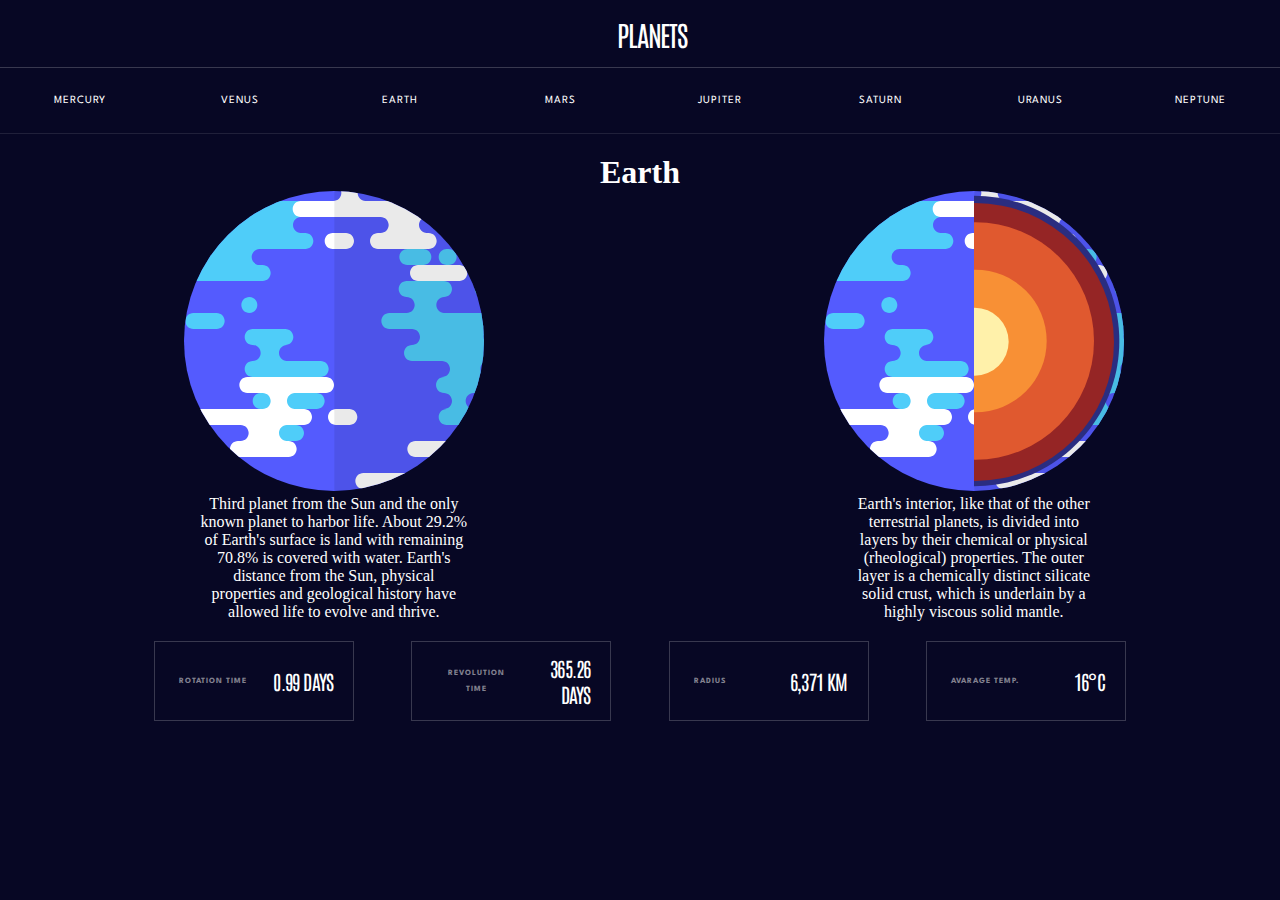
<file: planets/index.html>
<!DOCTYPE html>
<html lang="en">
  <head>
    <meta charset="UTF-8" />
    <meta http-equiv="X-UA-Compatible" content="IE=edge" />
    <meta name="viewport" content="width=device-width, initial-scale=1.0" />
    <link rel="icon" href="data:;base64,iVBORw0KGgo=" />
    <link rel="stylesheet" href="/styles/style.css" />
    <title>Earth</title>
    <script src="/script.js" defer></script>
    <script src="https://ajax.googleapis.com/ajax/libs/jquery/3.5.1/jquery.min.js"></script>
  </head>

  <body>
    <header>
      <nav>
        <div class="nav-wrap">
          <div class="logo">
            <h4>PLANETS</h4>
          </div>
          <div class="burger">
            <img src="/planets/assets/icon-hamburger.svg" id="burger" />
          </div>
        </div>
        <ul class="menu display-none">
          <li id="mercury">
            <a href="/planets/mercury.html">mercury</a>
          </li>
          <li id="venus">
            <a href="/planets/venus.html">Venus</a>
          </li>
          <li id="earth">
            <a href="/planets/earth.html">earth</a>
          </li>
          <li id="mars">
            <a href="/planets/mars.html">mars</a>
          </li>
          <li id="jupiter">
            <a href="/planets/jupiter.html">jupiter</a>
          </li>
          <li id="saturn">
            <a href="/planets/saturn.html">saturn</a>
          </li>
          <li id="uranus"><a href="/planets/uranus.html">uranus</a></li>
          <li id="neptune"><a href="/planets/neptune.html">neptune</a></li>
        </ul>
      </nav>
    </header>
    <main>
      <h1 class="heading"></h1>
      <div class="content-container"> 
        <div>
        <div class="planetImage"></div>
        <div class="content"></div>
      </div>

      <div>
        <div class="planetImageInternal"></div>
        <div class="contentInternal"></div>
      </div>
    </div>

      <section class="info-container">
        <div class="info">
          <p>rotation time</p>
          <span id="rotation"></span>
        </div>
        <div class="info">
          <p>revolution time</p>
          <span id="revolution"></span>
        </div>
        <div class="info">
          <p>radius</p>
          <span id="radius"></span>
        </div>
        <div class="info">
          <p>avarage temp.</p>
          <span id="temp"></span>
        </div>
      </div>
      </section>

    </main>
  </body>
</html>
</file>
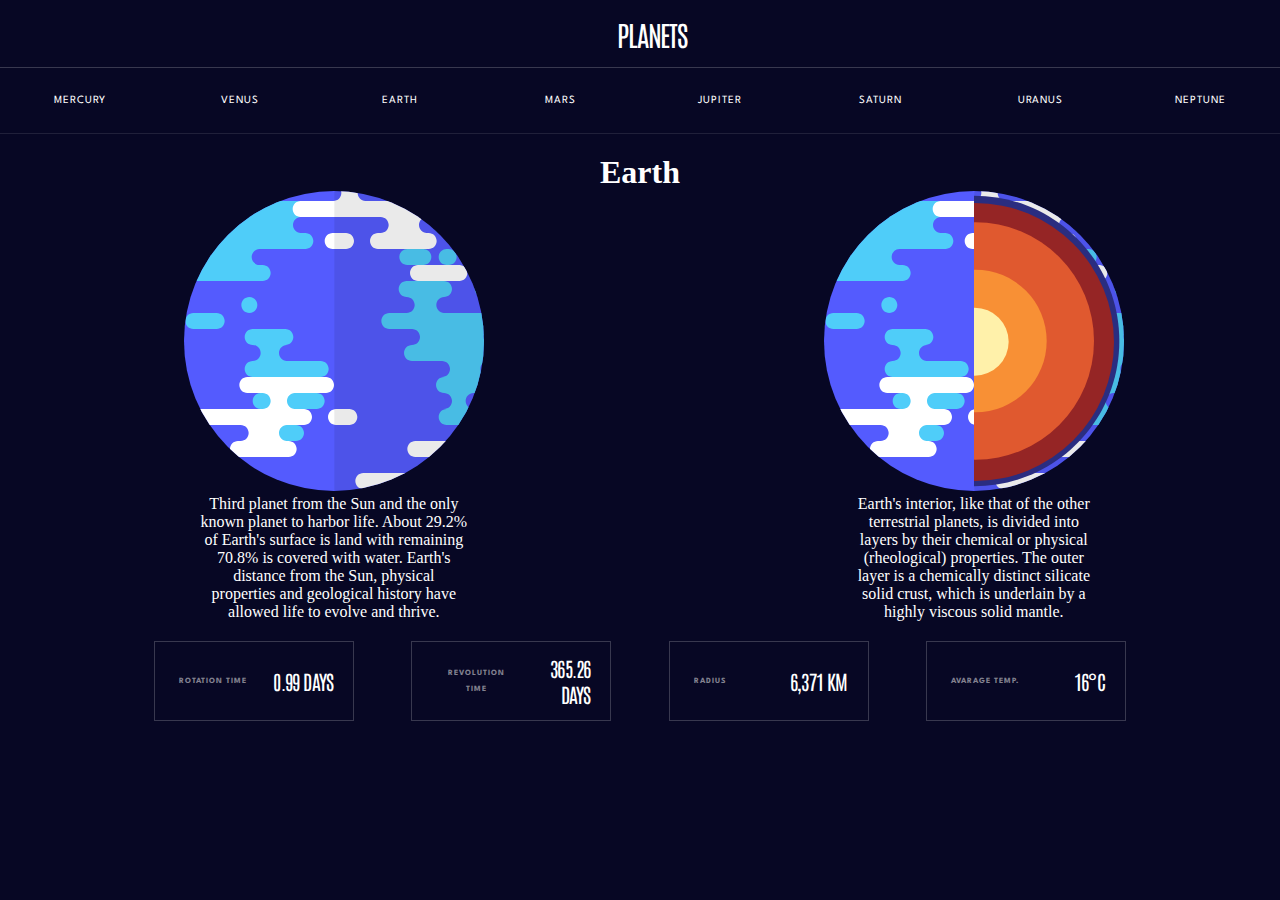
<file: planets/earth.html>
<!DOCTYPE html>
<html lang="en">
  <head>
    <meta charset="UTF-8" />
    <meta http-equiv="X-UA-Compatible" content="IE=edge" />
    <meta name="viewport" content="width=device-width, initial-scale=1.0" />
    <link rel="icon" href="data:;base64,iVBORw0KGgo=" />
    <link rel="stylesheet" href="/styles/style.css" />
    <title>Earth</title>
    <script src="/script.js" defer></script>
    <script src="https://ajax.googleapis.com/ajax/libs/jquery/3.5.1/jquery.min.js"></script>
  </head>
  <body>
    <header>
      <nav>
        <div class="nav-wrap">
          <div class="logo">
            <h4>PLANETS</h4>
          </div>
          <div class="burger">
            <img src="/planets/assets/icon-hamburger.svg" id="burger" />
          </div>
        </div>
        <ul class="menu display-none">
          <li id="mercury">
            <a href="/planets/mercury.html">mercury</a>
          </li>
          <li id="venus">
            <a href="/planets/venus.html">Venus</a>
          </li>
          <li id="earth">
            <a href="/planets/earth.html">earth</a>
          </li>
          <li id="mars">
            <a href="/planets/mars.html">mars</a>
          </li>
          <li id="jupiter">
            <a href="/planets/jupiter.html">jupiter</a>
          </li>
          <li id="saturn">
            <a href="/planets/saturn.html">saturn</a>
          </li>
          <li id="uranus"><a href="/planets/uranus.html">uranus</a></li>
          <li id="neptune"><a href="/planets/neptune.html">neptune</a></li>
        </ul>
      </nav>
    </header>
    <main>
      <h1 class="heading"></h1>
      <div class="content-container"> 
        <div>
        <div class="planetImage"></div>
        <div class="content"></div>
      </div>

      <div>
        <div class="planetImageInternal"></div>
        <div class="contentInternal"></div>
      </div>
    </div>
     
      <section class="info-container">
        <div class="info">
          <p>rotation time</p>
          <span id="rotation"></span>
        </div>
        <div class="info">
          <p>revolution time</p>
          <span id="revolution"></span>
        </div>
        <div class="info">
          <p>radius</p>
          <span id="radius"></span>
        </div>
        <div class="info">
          <p>avarage temp.</p>
          <span id="temp"></span>
        </div>
      </div>
      </section>

    </main>
  </body>
</html>
</file>
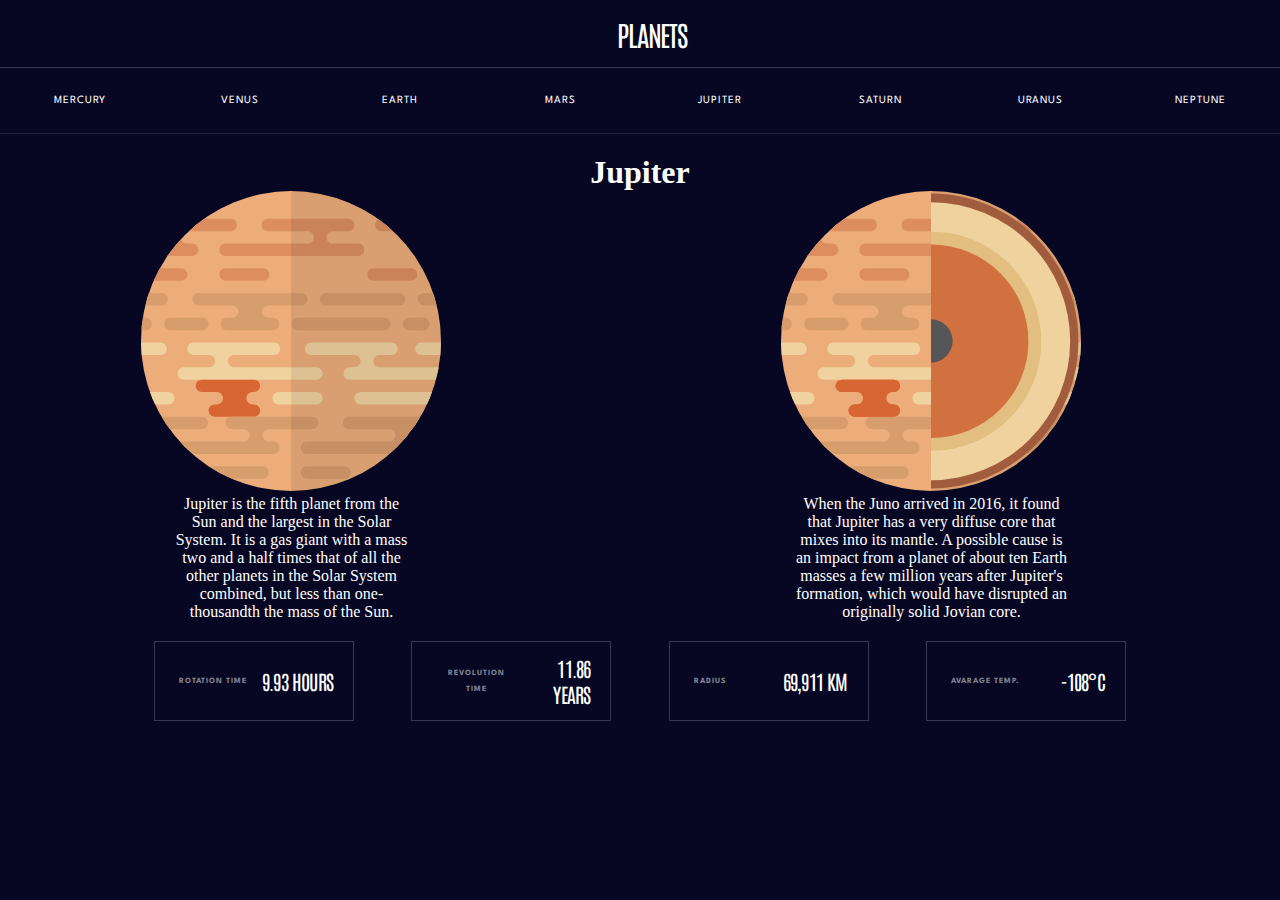
<file: planets/jupiter.html>
<!DOCTYPE html>
<html lang="en">
  <head>
    <meta charset="UTF-8" />
    <meta http-equiv="X-UA-Compatible" content="IE=edge" />
    <meta name="viewport" content="width=device-width, initial-scale=1.0" />
    <link rel="icon" href="data:;base64,iVBORw0KGgo=" />
    <link rel="stylesheet" href="/styles/style.css" />
    <title>Jupiter</title>
    <script src="/script.js" defer></script>
    <script src="https://ajax.googleapis.com/ajax/libs/jquery/3.5.1/jquery.min.js"></script>
  </head>
  <body>
    <header>
      <nav>
        <div class="nav-wrap">
          <div class="logo">
            <h4>PLANETS</h4>
          </div>
          <div class="burger">
            <img src="/planets/assets/icon-hamburger.svg" id="burger" />
          </div>
        </div>
        <ul class="menu display-none">
          <li id="mercury">
            <a href="/planets/mercury.html">mercury</a>
          </li>
          <li id="venus">
            <a href="/planets/venus.html">Venus</a>
          </li>
          <li id="earth">
            <a href="/planets/earth.html">earth</a>
          </li>
          <li id="mars">
            <a href="/planets/mars.html">mars</a>
          </li>
          <li id="jupiter">
            <a href="/planets/jupiter.html">jupiter</a>
          </li>
          <li id="saturn">
            <a href="/planets/saturn.html">saturn</a>
          </li>
          <li id="uranus"><a href="/planets/uranus.html">uranus</a></li>
          <li id="neptune"><a href="/planets/neptune.html">neptune</a></li>
        </ul>
      </nav>
    </header>
    <main>
      <h1 class="heading"></h1>
      <div class="content-container"> 
        <div>
        <div class="planetImage"></div>
        <div class="content"></div>
      </div>

      <div>
        <div class="planetImageInternal"></div>
        <div class="contentInternal"></div>
      </div>
    </div>
     
      <section class="info-container">
        <div class="info">
          <p>rotation time</p>
          <span id="rotation"></span>
        </div>
        <div class="info">
          <p>revolution time</p>
          <span id="revolution"></span>
        </div>
        <div class="info">
          <p>radius</p>
          <span id="radius"></span>
        </div>
        <div class="info">
          <p>avarage temp.</p>
          <span id="temp"></span>
        </div>
      </div>
      </section>

    </main>
  </body>
</html>
</file>
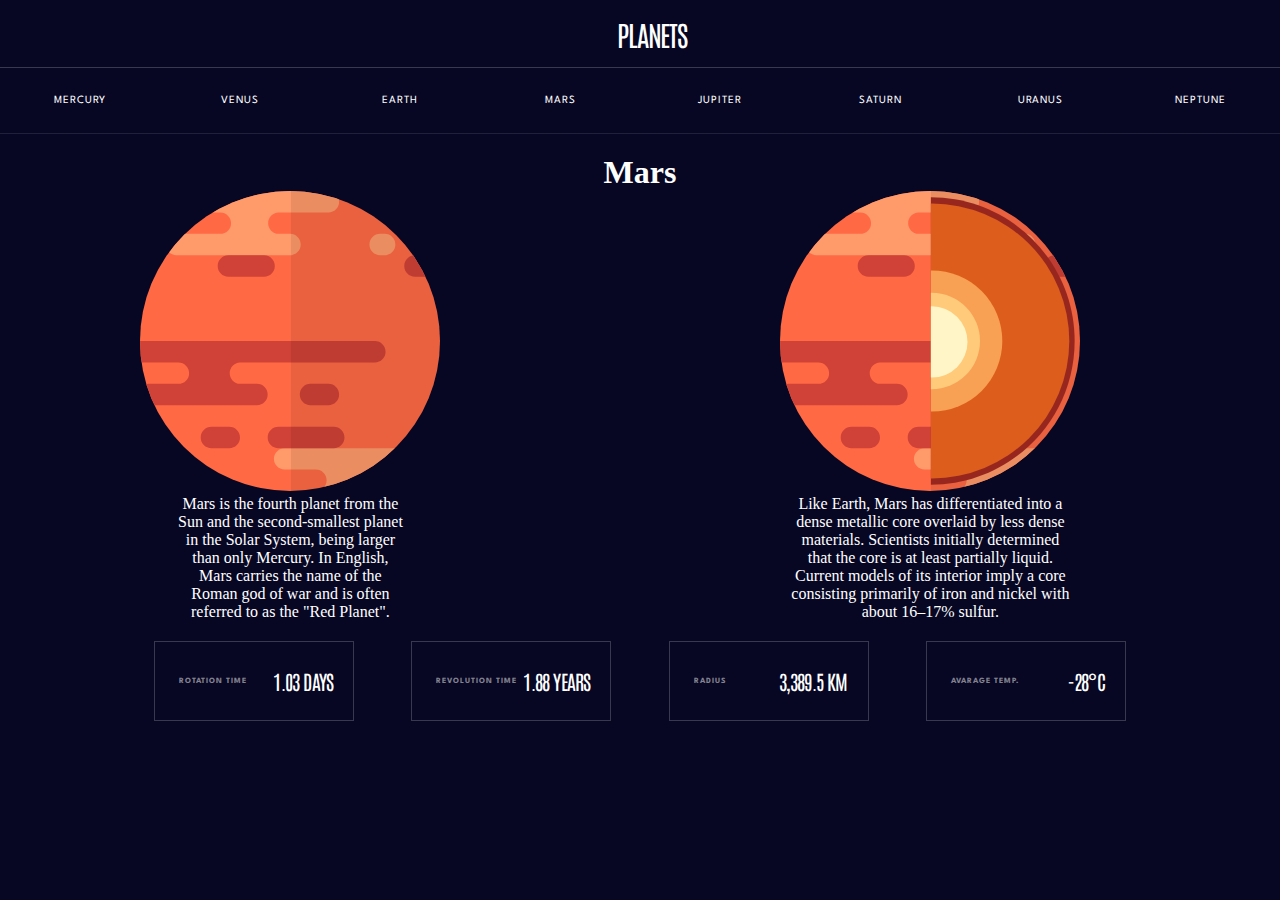
<file: planets/mars.html>
<!DOCTYPE html>
<html lang="en">
  <head>
    <meta charset="UTF-8" />
    <meta http-equiv="X-UA-Compatible" content="IE=edge" />
    <meta name="viewport" content="width=device-width, initial-scale=1.0" />
    <link rel="icon" href="data:;base64,iVBORw0KGgo=" />
    <link rel="stylesheet" href="/styles/style.css" />
    <title>Mars</title>
    <script src="/script.js" defer></script>
    <script src="https://ajax.googleapis.com/ajax/libs/jquery/3.5.1/jquery.min.js"></script>
  </head>
  <body>
    <header>
      <nav>
        <div class="nav-wrap">
          <div class="logo">
            <h4>PLANETS</h4>
          </div>
          <div class="burger">
            <img src="/planets/assets/icon-hamburger.svg" id="burger" />
          </div>
        </div>
        <ul class="menu display-none">
          <li id="mercury">
            <a href="/planets/mercury.html">mercury</a>
          </li>
          <li id="venus">
            <a href="/planets/venus.html">Venus</a>
          </li>
          <li id="earth">
            <a href="/planets/earth.html">earth</a>
          </li>
          <li id="mars">
            <a href="/planets/mars.html">mars</a>
          </li>
          <li id="jupiter">
            <a href="/planets/jupiter.html">jupiter</a>
          </li>
          <li id="saturn">
            <a href="/planets/saturn.html">saturn</a>
          </li>
          <li id="uranus"><a href="/planets/uranus.html">uranus</a></li>
          <li id="neptune"><a href="/planets/neptune.html">neptune</a></li>
        </ul>
      </nav>
    </header>
    <main>
      <h1 class="heading"></h1>
      <div class="content-container"> 
        <div>
        <div class="planetImage"></div>
        <div class="content"></div>
      </div>

      <div>
        <div class="planetImageInternal"></div>
        <div class="contentInternal"></div>
      </div>
    </div>
     
      <section class="info-container">
        <div class="info">
          <p>rotation time</p>
          <span id="rotation"></span>
        </div>
        <div class="info">
          <p>revolution time</p>
          <span id="revolution"></span>
        </div>
        <div class="info">
          <p>radius</p>
          <span id="radius"></span>
        </div>
        <div class="info">
          <p>avarage temp.</p>
          <span id="temp"></span>
        </div>
      </div>
      </section>

    </main>
  </body>
</html>
</file>
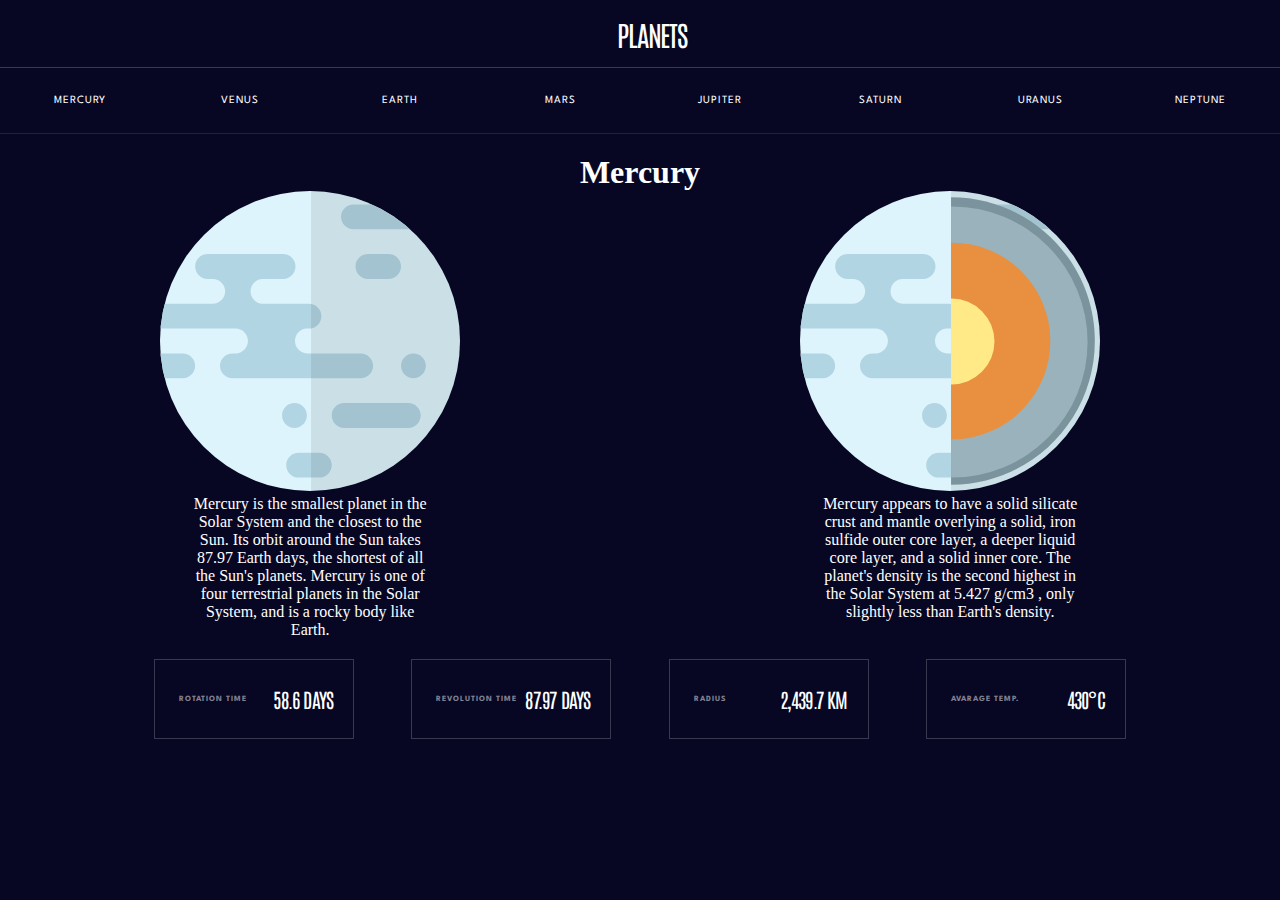
<file: planets/mercury.html>
<!DOCTYPE html>
<html lang="en">
  <head>
    <meta charset="UTF-8" />
    <meta http-equiv="X-UA-Compatible" content="IE=edge" />
    <meta name="viewport" content="width=device-width, initial-scale=1.0" />
    <link rel="icon" href="data:;base64,iVBORw0KGgo=" />
    <link rel="stylesheet" href="/styles/style.css" />
    <title>Mercury</title>
    <script src="/script.js" defer></script>
    <script src="https://ajax.googleapis.com/ajax/libs/jquery/3.5.1/jquery.min.js"></script>
  </head>
  <body>
    <header>
      <nav>
        <div class="nav-wrap">
          <div class="logo">
            <h4>PLANETS</h4>
          </div>
          <div class="burger">
            <img src="/planets/assets/icon-hamburger.svg" id="burger" />
          </div>
        </div>
        <ul class="menu display-none">
          <li id="mercury">
            <a href="/planets/mercury.html">mercury</a>
          </li>
          <li id="venus">
            <a href="/planets/venus.html">Venus</a>
          </li>
          <li id="earth">
            <a href="/planets/earth.html">earth</a>
          </li>
          <li id="mars">
            <a href="/planets/mars.html">mars</a>
          </li>
          <li id="jupiter">
            <a href="/planets/jupiter.html">jupiter</a>
          </li>
          <li id="saturn">
            <a href="/planets/saturn.html">saturn</a>
          </li>
          <li id="uranus"><a href="/planets/uranus.html">uranus</a></li>
          <li id="neptune"><a href="/planets/neptune.html">neptune</a></li>
        </ul>
      </nav>
    </header>
    <main>
      <h1 class="heading"></h1>
      <div class="content-container"> 
        <div>
        <div class="planetImage"></div>
        <div class="content"></div>
      </div>

      <div>
        <div class="planetImageInternal"></div>
        <div class="contentInternal"></div>
      </div>
    </div>
     
      <section class="info-container">
        <div class="info">
          <p>rotation time</p>
          <span id="rotation"></span>
        </div>
        <div class="info">
          <p>revolution time</p>
          <span id="revolution"></span>
        </div>
        <div class="info">
          <p>radius</p>
          <span id="radius"></span>
        </div>
        <div class="info">
          <p>avarage temp.</p>
          <span id="temp"></span>
        </div>
      </div>
      </section>

    </main>
  </body>
</html>
</file>
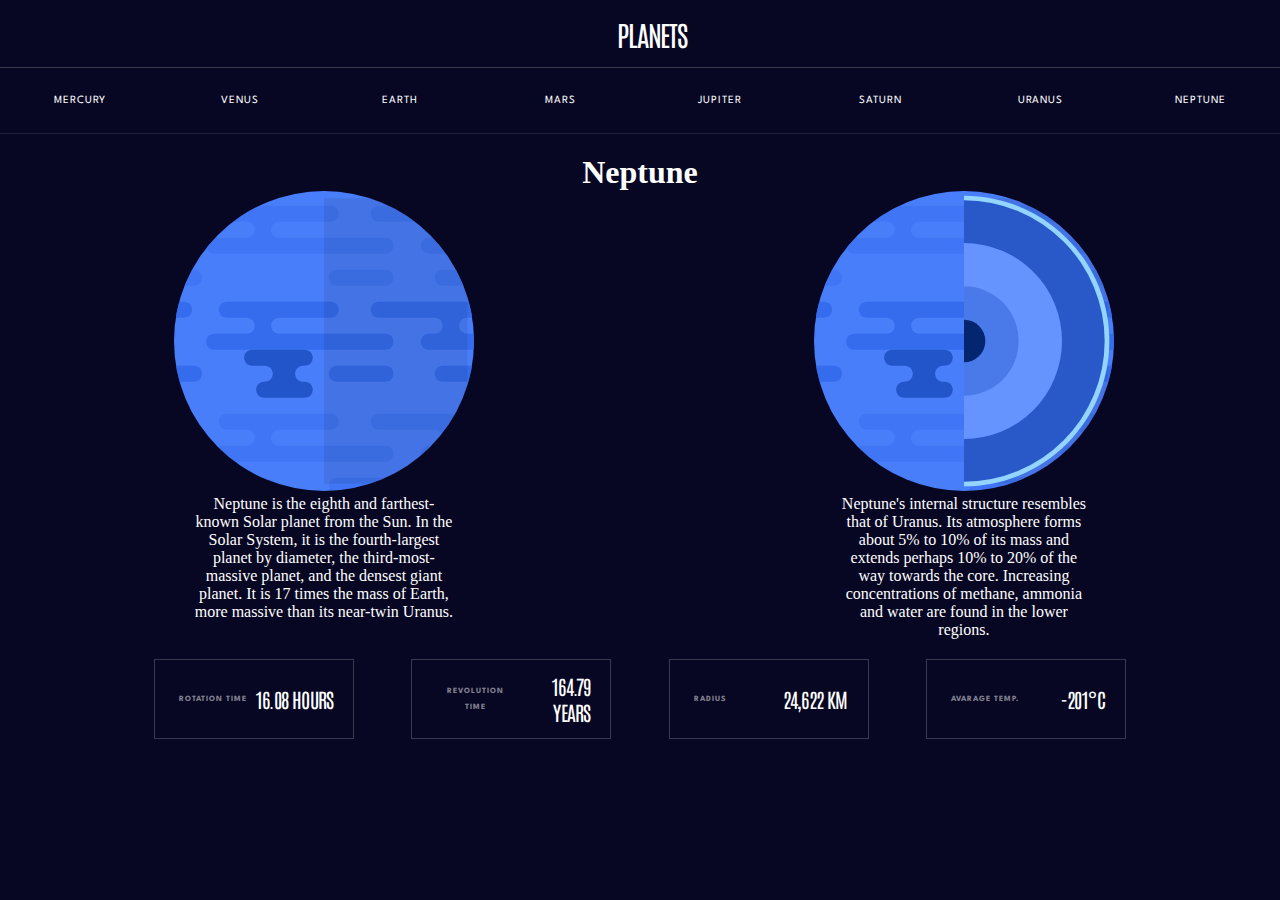
<file: planets/neptune.html>
<!DOCTYPE html>
<html lang="en">
  <head>
    <meta charset="UTF-8" />
    <meta http-equiv="X-UA-Compatible" content="IE=edge" />
    <meta name="viewport" content="width=device-width, initial-scale=1.0" />
    <link rel="icon" href="data:;base64,iVBORw0KGgo=" />
    <link rel="stylesheet" href="/styles/style.css" />
    <title>Neptune</title>
    <script src="/script.js" defer></script>
    <script src="https://ajax.googleapis.com/ajax/libs/jquery/3.5.1/jquery.min.js"></script>
  </head>
  <body>
    <header>
      <nav>
        <div class="nav-wrap">
          <div class="logo">
            <h4>PLANETS</h4>
          </div>
          <div class="burger">
            <img src="/planets/assets/icon-hamburger.svg" id="burger" />
          </div>
        </div>
        <ul class="menu display-none">
          <li id="mercury">
            <a href="/planets/mercury.html">mercury</a>
          </li>
          <li id="venus">
            <a href="/planets/venus.html">Venus</a>
          </li>
          <li id="earth">
            <a href="/planets/earth.html">earth</a>
          </li>
          <li id="mars">
            <a href="/planets/mars.html">mars</a>
          </li>
          <li id="jupiter">
            <a href="/planets/jupiter.html">jupiter</a>
          </li>
          <li id="saturn">
            <a href="/planets/saturn.html">saturn</a>
          </li>
          <li id="uranus"><a href="/planets/uranus.html">uranus</a></li>
          <li id="neptune"><a href="/planets/neptune.html">neptune</a></li>
        </ul>
      </nav>
    </header>
    <main>
      <h1 class="heading"></h1>
      <div class="content-container"> 
        <div>
        <div class="planetImage"></div>
        <div class="content"></div>
      </div>

      <div>
        <div class="planetImageInternal"></div>
        <div class="contentInternal"></div>
      </div>
    </div>
     
      <section class="info-container">
        <div class="info">
          <p>rotation time</p>
          <span id="rotation"></span>
        </div>
        <div class="info">
          <p>revolution time</p>
          <span id="revolution"></span>
        </div>
        <div class="info">
          <p>radius</p>
          <span id="radius"></span>
        </div>
        <div class="info">
          <p>avarage temp.</p>
          <span id="temp"></span>
        </div>
      </div>
      </section>

    </main>
  </body>
</html>
</file>
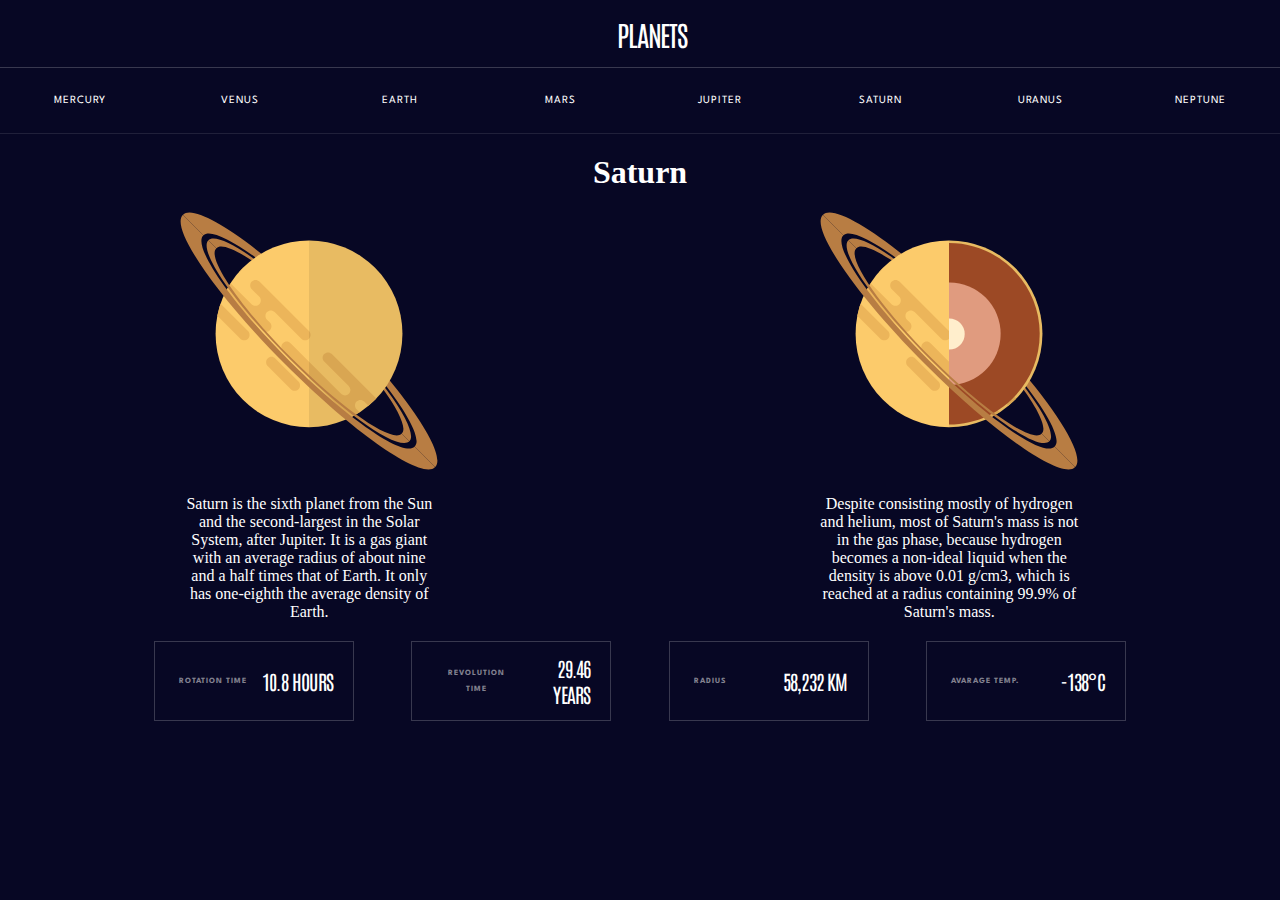
<file: planets/saturn.html>
<!DOCTYPE html>
<html lang="en">
  <head>
    <meta charset="UTF-8" />
    <meta http-equiv="X-UA-Compatible" content="IE=edge" />
    <meta name="viewport" content="width=device-width, initial-scale=1.0" />
    <link rel="icon" href="data:;base64,iVBORw0KGgo=" />
    <link rel="stylesheet" href="/styles/style.css" />
    <title>Saturn</title>
    <script src="/script.js" defer></script>
    <script src="https://ajax.googleapis.com/ajax/libs/jquery/3.5.1/jquery.min.js"></script>
  </head>
  <body>
    <header>
      <nav>
        <div class="nav-wrap">
          <div class="logo">
            <h4>PLANETS</h4>
          </div>
          <div class="burger">
            <img src="/planets/assets/icon-hamburger.svg" id="burger" />
          </div>
        </div>
        <ul class="menu display-none">
          <li id="mercury">
            <a href="/planets/mercury.html">mercury</a>
          </li>
          <li id="venus">
            <a href="/planets/venus.html">Venus</a>
          </li>
          <li id="earth">
            <a href="/planets/earth.html">earth</a>
          </li>
          <li id="mars">
            <a href="/planets/mars.html">mars</a>
          </li>
          <li id="jupiter">
            <a href="/planets/jupiter.html">jupiter</a>
          </li>
          <li id="saturn">
            <a href="/planets/saturn.html">saturn</a>
          </li>
          <li id="uranus"><a href="/planets/uranus.html">uranus</a></li>
          <li id="neptune"><a href="/planets/neptune.html">neptune</a></li>
        </ul>
      </nav>
    </header>
    <main>
      <h1 class="heading"></h1>
      <div class="content-container"> 
        <div>
        <div class="planetImage"></div>
        <div class="content"></div>
      </div>

      <div>
        <div class="planetImageInternal"></div>
        <div class="contentInternal"></div>
      </div>
    </div>
     
      <section class="info-container">
        <div class="info">
          <p>rotation time</p>
          <span id="rotation"></span>
        </div>
        <div class="info">
          <p>revolution time</p>
          <span id="revolution"></span>
        </div>
        <div class="info">
          <p>radius</p>
          <span id="radius"></span>
        </div>
        <div class="info">
          <p>avarage temp.</p>
          <span id="temp"></span>
        </div>
      </div>
      </section>

    </main>
  </body>
</html>
</file>
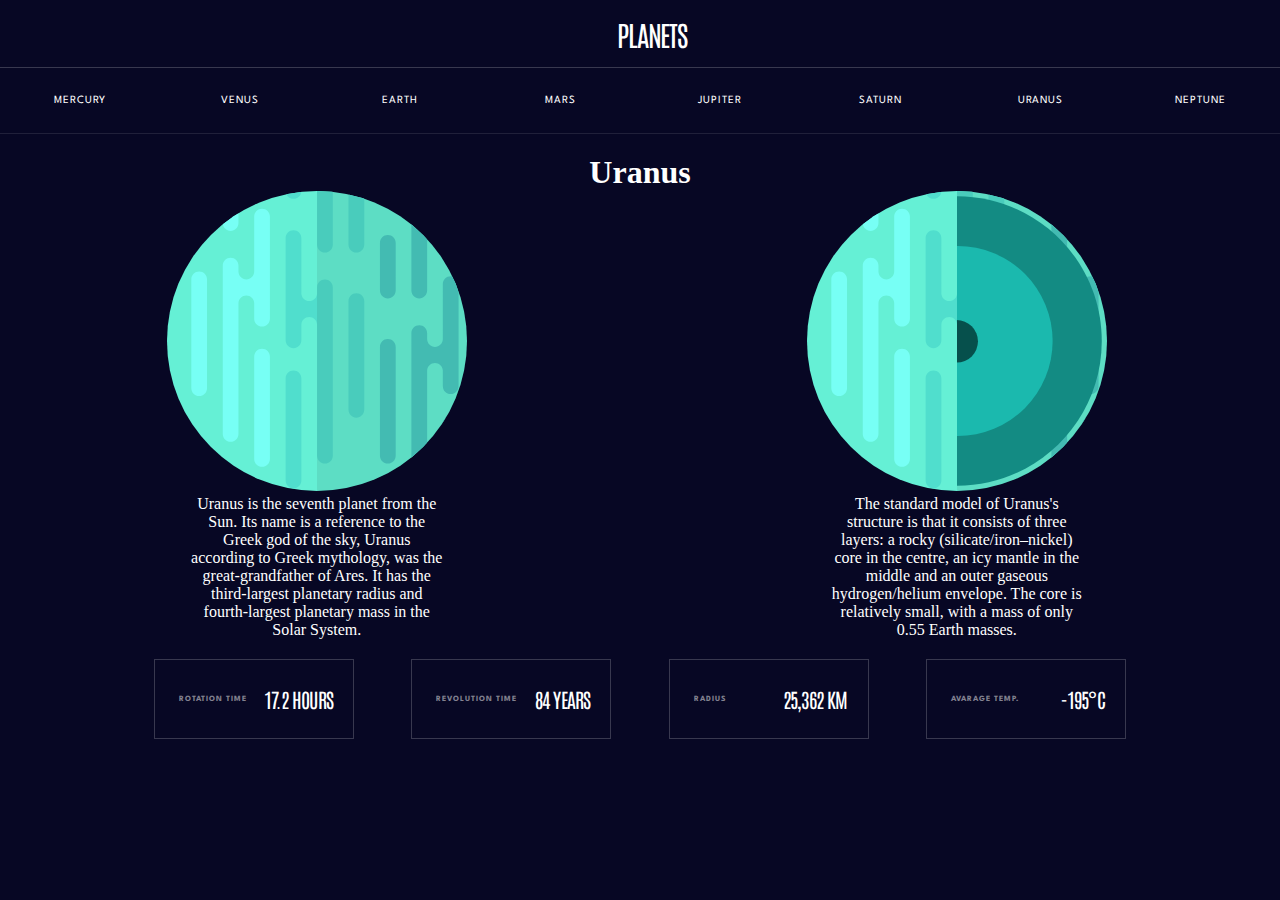
<file: planets/uranus.html>
<!DOCTYPE html>
<html lang="en">
  <head>
    <meta charset="UTF-8" />
    <meta http-equiv="X-UA-Compatible" content="IE=edge" />
    <meta name="viewport" content="width=device-width, initial-scale=1.0" />
    <link rel="icon" href="data:;base64,iVBORw0KGgo=" />
    <link rel="stylesheet" href="/styles/style.css" />
    <title>Uranus</title>
    <script src="/script.js" defer></script>
    <script src="https://ajax.googleapis.com/ajax/libs/jquery/3.5.1/jquery.min.js"></script>
  </head>
  <body>
    <header>
      <nav>
        <div class="nav-wrap">
          <div class="logo">
            <h4>PLANETS</h4>
          </div>
          <div class="burger">
            <img src="/planets/assets/icon-hamburger.svg" id="burger" />
          </div>
        </div>
        <ul class="menu display-none">
          <li id="mercury">
            <a href="/planets/mercury.html">mercury</a>
          </li>
          <li id="venus">
            <a href="/planets/venus.html">Venus</a>
          </li>
          <li id="earth">
            <a href="/planets/earth.html">earth</a>
          </li>
          <li id="mars">
            <a href="/planets/mars.html">mars</a>
          </li>
          <li id="jupiter">
            <a href="/planets/jupiter.html">jupiter</a>
          </li>
          <li id="saturn">
            <a href="/planets/saturn.html">saturn</a>
          </li>
          <li id="uranus"><a href="/planets/uranus.html">uranus</a></li>
          <li id="neptune"><a href="/planets/neptune.html">neptune</a></li>
        </ul>
      </nav>
    </header>
    <main>
      <h1 class="heading"></h1>
      <div class="content-container"> 
        <div>
        <div class="planetImage"></div>
        <div class="content"></div>
      </div>

      <div>
        <div class="planetImageInternal"></div>
        <div class="contentInternal"></div>
      </div>
    </div>
     
      <section class="info-container">
        <div class="info">
          <p>rotation time</p>
          <span id="rotation"></span>
        </div>
        <div class="info">
          <p>revolution time</p>
          <span id="revolution"></span>
        </div>
        <div class="info">
          <p>radius</p>
          <span id="radius"></span>
        </div>
        <div class="info">
          <p>avarage temp.</p>
          <span id="temp"></span>
        </div>
      </div>
      </section>

    </main>
  </body>
</html>
</file>
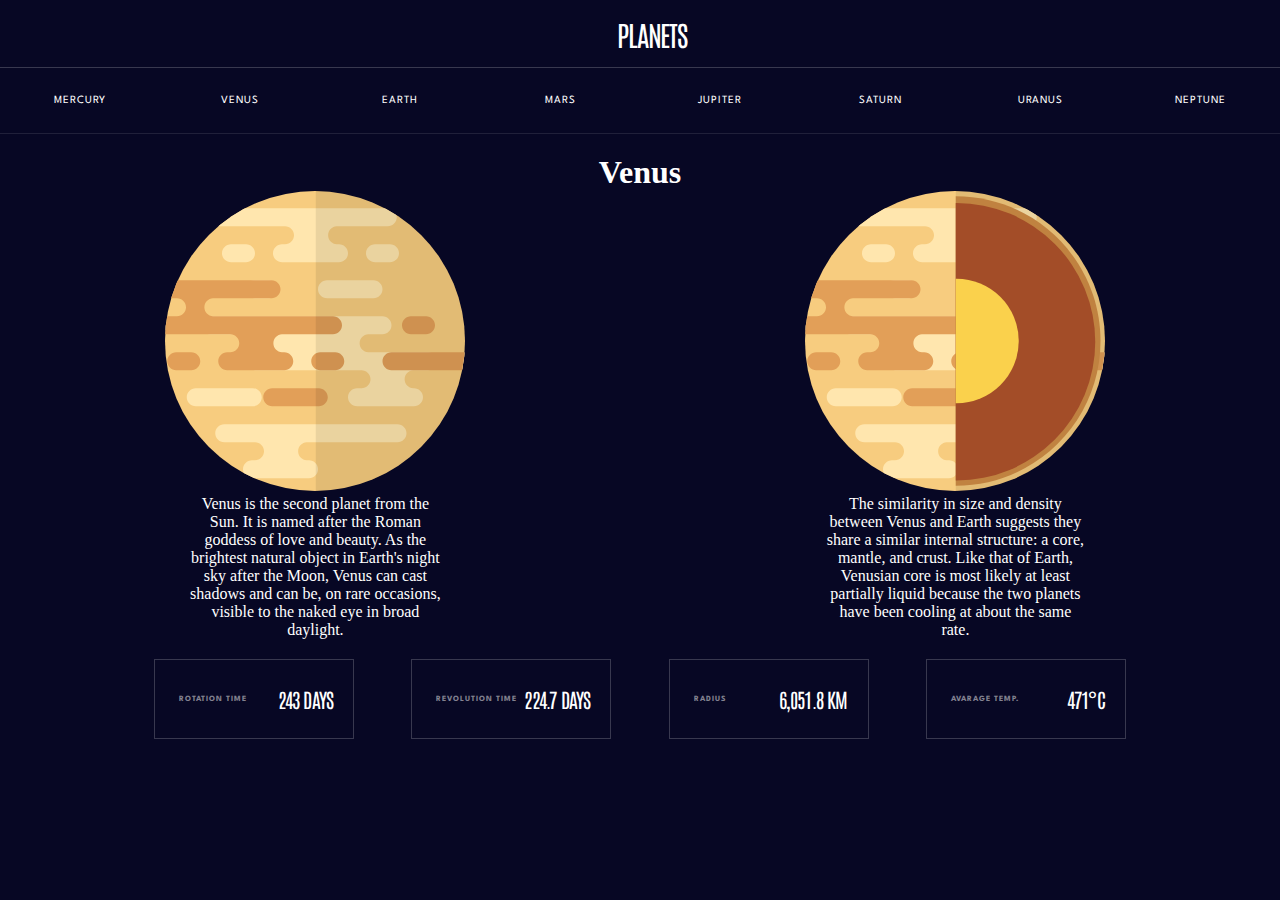
<file: planets/venus.html>
<!DOCTYPE html>
<html lang="en">
  <head>
    <meta charset="UTF-8" />
    <meta http-equiv="X-UA-Compatible" content="IE=edge" />
    <meta name="viewport" content="width=device-width, initial-scale=1.0" />
    <link rel="icon" href="data:;base64,iVBORw0KGgo=" />
    <link rel="stylesheet" href="/styles/style.css" />
    <title>Venus</title>
    <script src="/script.js" defer></script>
    <script src="https://ajax.googleapis.com/ajax/libs/jquery/3.5.1/jquery.min.js"></script>
  </head>
  <body>
    <header>
      <nav>
        <div class="nav-wrap">
          <div class="logo">
            <h4>PLANETS</h4>
          </div>
          <div class="burger">
            <img src="/planets/assets/icon-hamburger.svg" id="burger" />
          </div>
        </div>
        <ul class="menu display-none">
          <li id="mercury">
            <a href="/planets/mercury.html">mercury</a>
          </li>
          <li id="venus">
            <a href="/planets/venus.html">Venus</a>
          </li>
          <li id="earth">
            <a href="/planets/earth.html">earth</a>
          </li>
          <li id="mars">
            <a href="/planets/mars.html">mars</a>
          </li>
          <li id="jupiter">
            <a href="/planets/jupiter.html">jupiter</a>
          </li>
          <li id="saturn">
            <a href="/planets/saturn.html">saturn</a>
          </li>
          <li id="uranus"><a href="/planets/uranus.html">uranus</a></li>
          <li id="neptune"><a href="/planets/neptune.html">neptune</a></li>
        </ul>
      </nav>
    </header>
    <main>
      <h1 class="heading"></h1>
      <div class="content-container"> 
        <div>
        <div class="planetImage"></div>
        <div class="content"></div>
      </div>

      <div>
        <div class="planetImageInternal"></div>
        <div class="contentInternal"></div>
      </div>
    </div>
     
      <section class="info-container">
        <div class="info">
          <p>rotation time</p>
          <span id="rotation"></span>
        </div>
        <div class="info">
          <p>revolution time</p>
          <span id="revolution"></span>
        </div>
        <div class="info">
          <p>radius</p>
          <span id="radius"></span>
        </div>
        <div class="info">
          <p>avarage temp.</p>
          <span id="temp"></span>
        </div>
      </div>
      </section>

    </main>
  </body>
</html>
</file>
<file: styles/style.css>
@import url("./colors.css");
@import url("https://fonts.googleapis.com/css2?family=Antonio:wght@100;200;300;400;500;600;700&display=swap");
@import url("https://fonts.googleapis.com/css2?family=Spartan:wght@100;200;300;400;500;600;700;800;900&display=swap");
* {
  box-sizing: border-box;
  margin: 0 auto;
  padding: 0;
}

body {
  background-color: #070724;
  color: white;
}

.no-scroll {
  overflow-y: hidden;
}

header nav .logo h4 {
  font-family: Antonio;
  font-style: normal;
  font-weight: normal;
  font-size: 28px;
  line-height: 36px;
  letter-spacing: -1.05px;
  text-transform: uppercase;
  color: #ffffff;
}

header nav .nav-wrap {
  display: flex;
  justify-content: space-between;
  height: 68px;
  border-bottom: 1px solid rgba(255, 255, 255, 0.2);
}

.logo {
  display: flex;
  flex-direction: column;
  justify-content: center;
  margin-left: 24px;
  width: 100%;
}
.logo h4 {
  text-align: center;
}

.burger {
  display: none;
}

header nav .menu {
  display: flex;
  width: 100%;
  list-style-type: none;
  align-items: center;
  position: relative;
  z-index: 1000;
}

header nav ul li {
  height: 66px;
  border-bottom: 1px solid rgba(255, 255, 255, 0.1);
  display: flex;
  align-items: center;
  width: 90%;
}

header nav ul li a {
  text-decoration: none;
  font-family: Spartan;
  font-style: normal;
  font-size: 11px;
  line-height: 25px;
  letter-spacing: 1px;
  text-transform: uppercase;
  color: #ffffff;
}

header nav li:hover {
  border-style: none;
}
main {
  width: 100%;
  /* height: 800px; */
  display: flex;
  justify-content: space-around;
  margin: 0 auto;
  align-items: center;
  margin-top: 20px;
}

/* infos */

.info-container {
  width: 80%;
  display: flex;
  flex-wrap: wrap;
  margin-top: 20px;
  margin-bottom: 5px;
  gap: 5px;
}

.info-container .info {
  display: flex;
  width: 200px;
  height: 80px;
  border: 1px solid rgba(255, 255, 255, 0.2);
  align-items: center;
}

.info-container .info p {
  font-family: "Spartan", sans-serif;
  font-weight: bold;
  font-size: 8px;
  line-height: 16px;
  letter-spacing: 1px;
  text-transform: uppercase;
  color: rgba(255, 255, 255, 0.5);
  margin-left: 24px;
}

.info-container .info span {
  font-family: Antonio;
  font-size: 20px;
  line-height: 26px;
  text-align: right;
  letter-spacing: -0.8px;
  text-transform: uppercase;
  color: #ffffff;
  margin: 0 20px 0 auto;
}

main {
  display: flex;
  flex-direction: column;
  text-align: center;
}
.content-container {
  display: flex;
}
.content {
  width: 40%;
}
.contentInternal {
  width: 40%;
}

@media (max-width: 575.98px) {
  .burger {
    display: flex;
    flex-direction: column;
    justify-content: center;
    margin-right: 24px;
  }

  .logo {
    width: auto;
  }
  header nav .menu.display-none {
    display: none;
  }

  header nav .menu {
    display: flex;
    width: 100%;
    height: 100vh;
    list-style-type: none;
    flex-direction: column;
    align-items: center;
    position: relative;
    z-index: 1000;
  }

  header nav ul li a {
    text-decoration: none;
    font-family: Spartan;
    font-style: normal;
    font-weight: bold;
    font-size: 15px;
    line-height: 25px;
    text-align: center;
    letter-spacing: 1.36364px;
    text-transform: uppercase;
    color: #ffffff;
    position: relative;
  }
  header nav li:hover {
    border-style: none;
  }

  .content-container {
    flex-wrap: wrap;
    gap: 40px;
  }
  .info-container {
    width: 100%;
    display: flex;
    flex-wrap: wrap;
    gap: 10px;
  }

  .info-container .info {
    width: 80%;
  }
}
</file>
